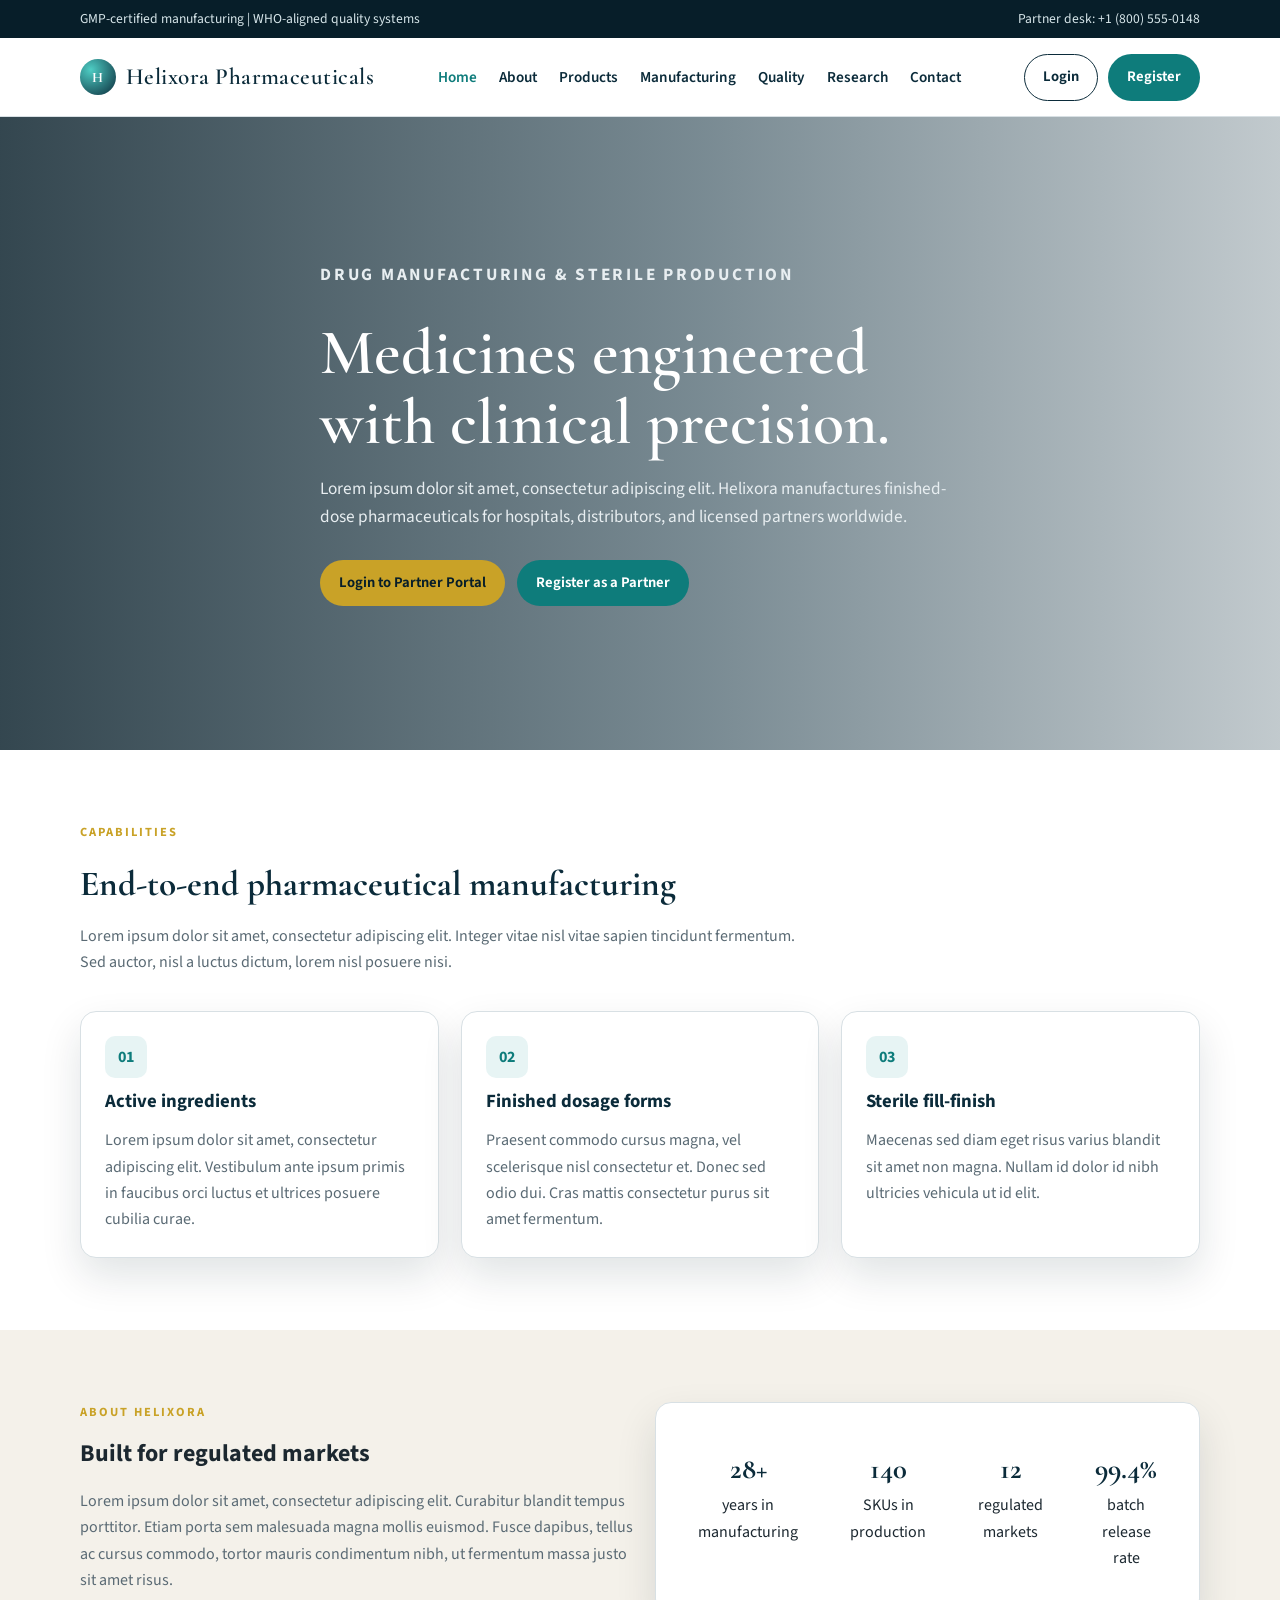
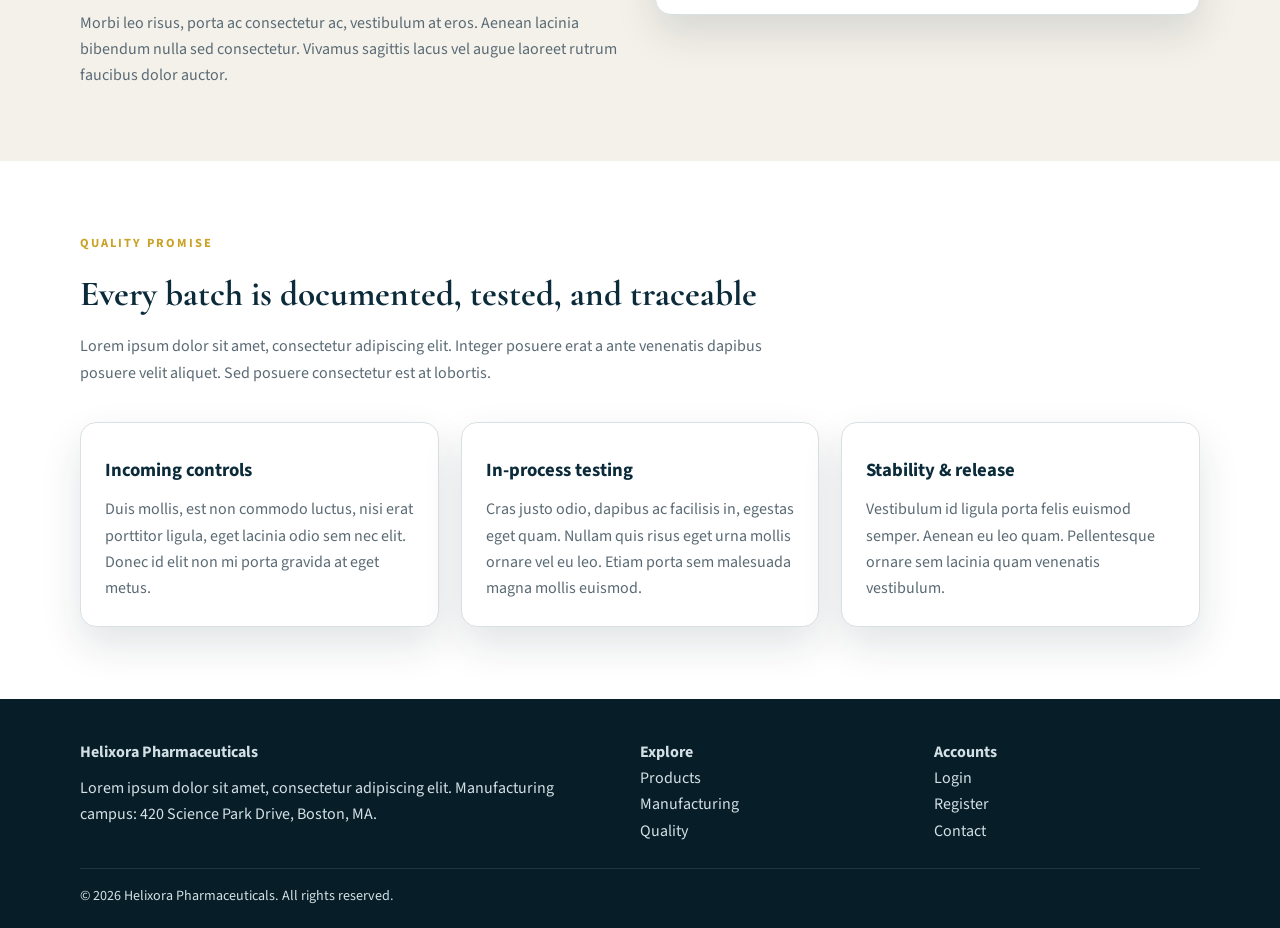
<file: index.html>
<!DOCTYPE html>
<html lang="en">
  <head>
    <meta charset="UTF-8" />
    <meta name="viewport" content="width=device-width, initial-scale=1.0" />
    <title>Helixora Pharmaceuticals | Precision Drug Manufacturing</title>
    <link rel="preconnect" href="https://fonts.googleapis.com" />
    <link rel="preconnect" href="https://fonts.gstatic.com" crossorigin />
    <link
      href="https://fonts.googleapis.com/css2?family=Cormorant+Garamond:wght@500;600;700&family=Source+Sans+3:wght@400;600;700&display=swap"
      rel="stylesheet"
    />
    <link rel="stylesheet" href="css/styles.css" />
    <!-- Google Tag Manager -->
      <script>(function(w,d,s,l,i){w[l]=w[l]||[];w[l].push({'gtm.start':new Date().getTime(),event:'gtm.js'});var f=d.getElementsByTagName(s)[0],j=d.createElement(s),dl=l!='dataLayer'?'&l='+l:'';j.async=true;j.src='https://www.googletagmanager.com/gtm.js?id='+i+dl;f.parentNode.insertBefore(j,f);})(window,document,'script','dataLayer','GTM-KGDNH6SR');</script>
    <!-- End Google Tag Manager -->
  </head>
  <body>
    <!-- Google Tag Manager (noscript) -->
    <noscript><iframe src="https://www.googletagmanager.com/ns.html?id=GTM-KGDNH6SR" height="0" width="0" style="display:none;visibility:hidden"></iframe></noscript>
    <!-- End Google Tag Manager (noscript) -->
    <div class="topbar">
      <div class="container">
        <span>GMP-certified manufacturing | WHO-aligned quality systems</span>
        <span>Partner desk: +1 (800) 555-0148</span>
      </div>
    </div>

    <header class="site-header">
      <div class="container header-inner">
        <a class="brand" href="index.html">
          <span class="brand-mark">H</span>
          Helixora Pharmaceuticals
        </a>
        <button class="menu-toggle" type="button" data-menu-toggle aria-label="Open menu">☰</button>
        <nav class="nav" aria-label="Main">
          <a class="active" href="index.html">Home</a>
          <a href="about.html">About</a>
          <a href="products.html">Products</a>
          <a href="manufacturing.html">Manufacturing</a>
          <a href="quality.html">Quality</a>
          <a href="research.html">Research</a>
          <a href="contact.html">Contact</a>
        </nav>
        <div class="header-actions">
          <a class="btn btn-outline" href="login.html">Login</a>
          <a class="btn btn-primary" href="register.html">Register</a>
        </div>
      </div>
    </header>

    <section class="banner">
      <div class="container banner-inner">
        <p class="eyebrow">Drug manufacturing &amp; sterile production</p>
        <h1>Medicines engineered with clinical precision.</h1>
        <p>
          Lorem ipsum dolor sit amet, consectetur adipiscing elit. Helixora manufactures finished-dose
          pharmaceuticals for hospitals, distributors, and licensed partners worldwide.
        </p>
        <div class="cta-row">
          <a class="btn btn-gold" href="login.html">Login to Partner Portal</a>
          <a class="btn btn-primary" href="register.html">Register as a Partner</a>
        </div>
      </div>
    </section>

    <section>
      <div class="container">
        <div class="section-head">
          <p class="eyebrow">Capabilities</p>
          <h2>End-to-end pharmaceutical manufacturing</h2>
          <p class="muted">
            Lorem ipsum dolor sit amet, consectetur adipiscing elit. Integer vitae nisl vitae sapien
            tincidunt fermentum. Sed auctor, nisl a luctus dictum, lorem nisl posuere nisi.
          </p>
        </div>
        <div class="grid-3">
          <article class="card">
            <div class="icon">01</div>
            <h3>Active ingredients</h3>
            <p class="muted">
              Lorem ipsum dolor sit amet, consectetur adipiscing elit. Vestibulum ante ipsum primis in
              faucibus orci luctus et ultrices posuere cubilia curae.
            </p>
          </article>
          <article class="card">
            <div class="icon">02</div>
            <h3>Finished dosage forms</h3>
            <p class="muted">
              Praesent commodo cursus magna, vel scelerisque nisl consectetur et. Donec sed odio dui.
              Cras mattis consectetur purus sit amet fermentum.
            </p>
          </article>
          <article class="card">
            <div class="icon">03</div>
            <h3>Sterile fill-finish</h3>
            <p class="muted">
              Maecenas sed diam eget risus varius blandit sit amet non magna. Nullam id dolor id nibh
              ultricies vehicula ut id elit.
            </p>
          </article>
        </div>
      </div>
    </section>

    <section class="alt">
      <div class="container grid-2">
        <div>
          <p class="eyebrow">About Helixora</p>
          <h2>Built for regulated markets</h2>
          <p class="muted" style="margin: 14px 0 16px">
            Lorem ipsum dolor sit amet, consectetur adipiscing elit. Curabitur blandit tempus porttitor.
            Etiam porta sem malesuada magna mollis euismod. Fusce dapibus, tellus ac cursus commodo,
            tortor mauris condimentum nibh, ut fermentum massa justo sit amet risus.
          </p>
          <p class="muted">
            Morbi leo risus, porta ac consectetur ac, vestibulum at eros. Aenean lacinia bibendum nulla
            sed consectetur. Vivamus sagittis lacus vel augue laoreet rutrum faucibus dolor auctor.
          </p>
        </div>
        <div class="stats card">
          <div class="stat"><strong>28+</strong> years in manufacturing</div>
          <div class="stat"><strong>140</strong> SKUs in production</div>
          <div class="stat"><strong>12</strong> regulated markets</div>
          <div class="stat"><strong>99.4%</strong> batch release rate</div>
        </div>
      </div>
    </section>

    <section>
      <div class="container">
        <div class="section-head">
          <p class="eyebrow">Quality promise</p>
          <h2>Every batch is documented, tested, and traceable</h2>
          <p class="muted">
            Lorem ipsum dolor sit amet, consectetur adipiscing elit. Integer posuere erat a ante
            venenatis dapibus posuere velit aliquet. Sed posuere consectetur est at lobortis.
          </p>
        </div>
        <div class="grid-3">
          <article class="card">
            <h3>Incoming controls</h3>
            <p class="muted">
              Duis mollis, est non commodo luctus, nisi erat porttitor ligula, eget lacinia odio sem nec
              elit. Donec id elit non mi porta gravida at eget metus.
            </p>
          </article>
          <article class="card">
            <h3>In-process testing</h3>
            <p class="muted">
              Cras justo odio, dapibus ac facilisis in, egestas eget quam. Nullam quis risus eget urna
              mollis ornare vel eu leo. Etiam porta sem malesuada magna mollis euismod.
            </p>
          </article>
          <article class="card">
            <h3>Stability &amp; release</h3>
            <p class="muted">
              Vestibulum id ligula porta felis euismod semper. Aenean eu leo quam. Pellentesque ornare
              sem lacinia quam venenatis vestibulum.
            </p>
          </article>
        </div>
      </div>
    </section>

    <footer class="site-footer">
      <div class="container">
        <div class="footer-grid">
          <div>
            <strong>Helixora Pharmaceuticals</strong>
            <p style="margin-top: 10px">
              Lorem ipsum dolor sit amet, consectetur adipiscing elit. Manufacturing campus: 420
              Science Park Drive, Boston, MA.
            </p>
          </div>
          <div>
            <strong>Explore</strong>
            <p><a href="products.html">Products</a></p>
            <p><a href="manufacturing.html">Manufacturing</a></p>
            <p><a href="quality.html">Quality</a></p>
          </div>
          <div>
            <strong>Accounts</strong>
            <p><a href="login.html">Login</a></p>
            <p><a href="register.html">Register</a></p>
            <p><a href="contact.html">Contact</a></p>
          </div>
        </div>
        <p class="copyright">© 2026 Helixora Pharmaceuticals. All rights reserved.</p>
      </div>
    </footer>
    <script src="js/main.js"></script>
  </body>
</html>
</file>
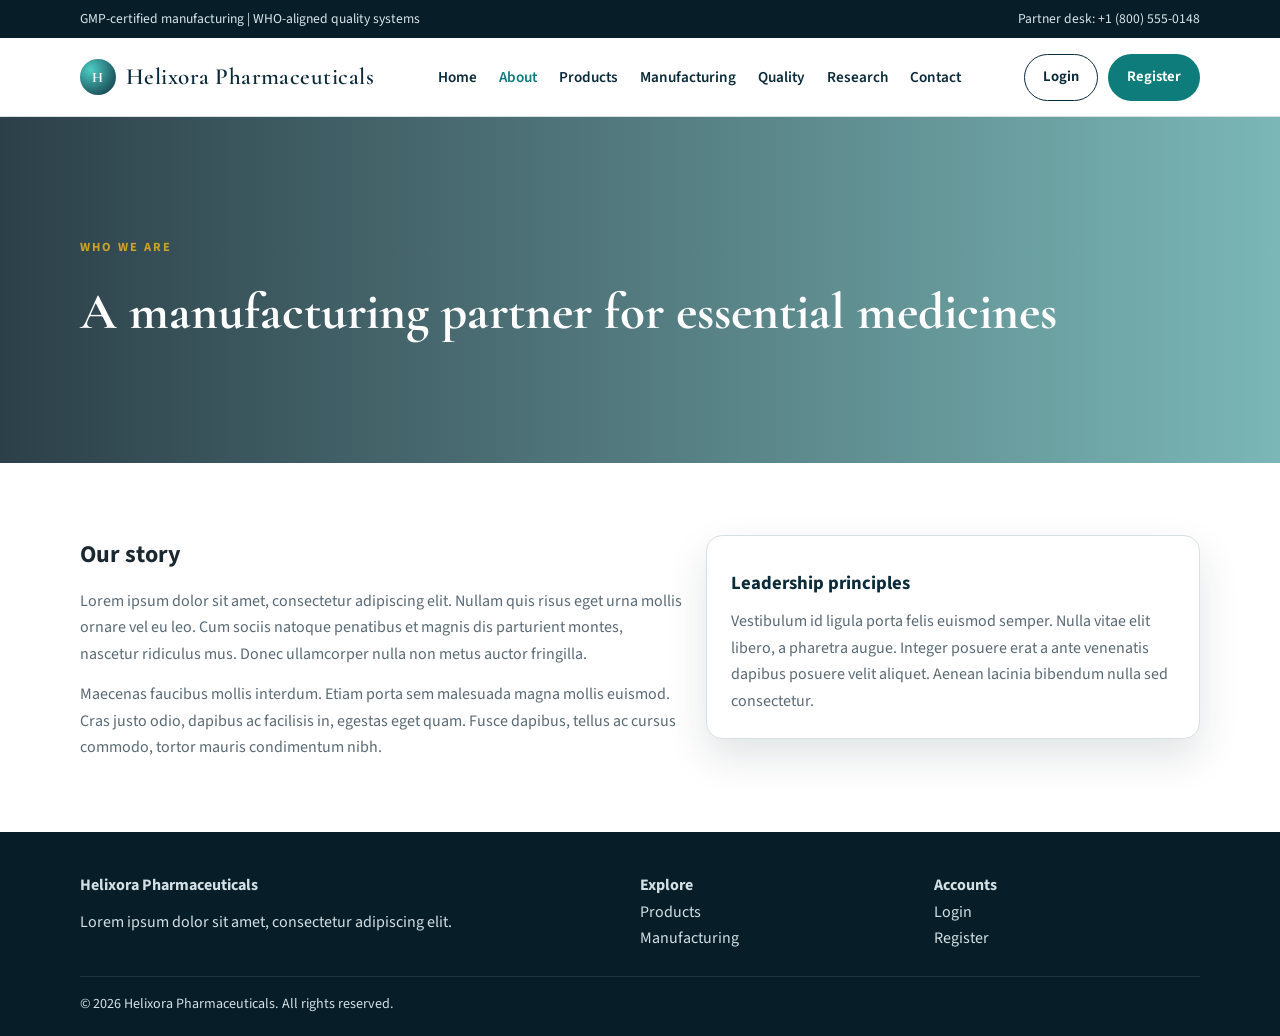
<file: about.html>
<!DOCTYPE html>
<html lang="en">
  <head>
    <meta charset="UTF-8" />
    <meta name="viewport" content="width=device-width, initial-scale=1.0" />
    <title>About | Helixora Pharmaceuticals</title>
    <link rel="preconnect" href="https://fonts.googleapis.com" />
    <link rel="preconnect" href="https://fonts.gstatic.com" crossorigin />
    <link
      href="https://fonts.googleapis.com/css2?family=Cormorant+Garamond:wght@500;600;700&family=Source+Sans+3:wght@400;600;700&display=swap"
      rel="stylesheet"
    />
    <link rel="stylesheet" href="css/styles.css" />
    <!-- Google Tag Manager -->
      <script>(function(w,d,s,l,i){w[l]=w[l]||[];w[l].push({'gtm.start':new Date().getTime(),event:'gtm.js'});var f=d.getElementsByTagName(s)[0],j=d.createElement(s),dl=l!='dataLayer'?'&l='+l:'';j.async=true;j.src='https://www.googletagmanager.com/gtm.js?id='+i+dl;f.parentNode.insertBefore(j,f);})(window,document,'script','dataLayer','GTM-KGDNH6SR');</script>
    <!-- End Google Tag Manager -->
  </head>
  <body>
    <!-- Google Tag Manager (noscript) -->
    <noscript><iframe src="https://www.googletagmanager.com/ns.html?id=GTM-KGDNH6SR" height="0" width="0" style="display:none;visibility:hidden"></iframe></noscript>
    <!-- End Google Tag Manager (noscript) -->
    <div class="topbar">
      <div class="container">
        <span>GMP-certified manufacturing | WHO-aligned quality systems</span>
        <span>Partner desk: +1 (800) 555-0148</span>
      </div>
    </div>
    <header class="site-header">
      <div class="container header-inner">
        <a class="brand" href="index.html"><span class="brand-mark">H</span> Helixora Pharmaceuticals</a>
        <button class="menu-toggle" type="button" data-menu-toggle aria-label="Open menu">☰</button>
        <nav class="nav" aria-label="Main">
          <a href="index.html">Home</a>
          <a class="active" href="about.html">About</a>
          <a href="products.html">Products</a>
          <a href="manufacturing.html">Manufacturing</a>
          <a href="quality.html">Quality</a>
          <a href="research.html">Research</a>
          <a href="contact.html">Contact</a>
        </nav>
        <div class="header-actions">
          <a class="btn btn-outline" href="login.html">Login</a>
          <a class="btn btn-primary" href="register.html">Register</a>
        </div>
      </div>
    </header>
    <section class="page-banner">
      <div class="container">
        <p class="eyebrow">Who we are</p>
        <h1>A manufacturing partner for essential medicines</h1>
      </div>
    </section>
    <section>
      <div class="container grid-2">
        <div>
          <h2>Our story</h2>
          <p class="muted" style="margin: 14px 0">
            Lorem ipsum dolor sit amet, consectetur adipiscing elit. Nullam quis risus eget urna mollis
            ornare vel eu leo. Cum sociis natoque penatibus et magnis dis parturient montes, nascetur
            ridiculus mus. Donec ullamcorper nulla non metus auctor fringilla.
          </p>
          <p class="muted">
            Maecenas faucibus mollis interdum. Etiam porta sem malesuada magna mollis euismod. Cras
            justo odio, dapibus ac facilisis in, egestas eget quam. Fusce dapibus, tellus ac cursus
            commodo, tortor mauris condimentum nibh.
          </p>
        </div>
        <article class="card">
          <h3>Leadership principles</h3>
          <p class="muted">
            Vestibulum id ligula porta felis euismod semper. Nulla vitae elit libero, a pharetra augue.
            Integer posuere erat a ante venenatis dapibus posuere velit aliquet. Aenean lacinia bibendum
            nulla sed consectetur.
          </p>
        </article>
      </div>
    </section>
    <footer class="site-footer">
      <div class="container">
        <div class="footer-grid">
          <div>
            <strong>Helixora Pharmaceuticals</strong>
            <p style="margin-top: 10px">Lorem ipsum dolor sit amet, consectetur adipiscing elit.</p>
          </div>
          <div>
            <strong>Explore</strong>
            <p><a href="products.html">Products</a></p>
            <p><a href="manufacturing.html">Manufacturing</a></p>
          </div>
          <div>
            <strong>Accounts</strong>
            <p><a href="login.html">Login</a></p>
            <p><a href="register.html">Register</a></p>
          </div>
        </div>
        <p class="copyright">© 2026 Helixora Pharmaceuticals. All rights reserved.</p>
      </div>
    </footer>
    <script src="js/main.js"></script>
  </body>
</html>
</file>
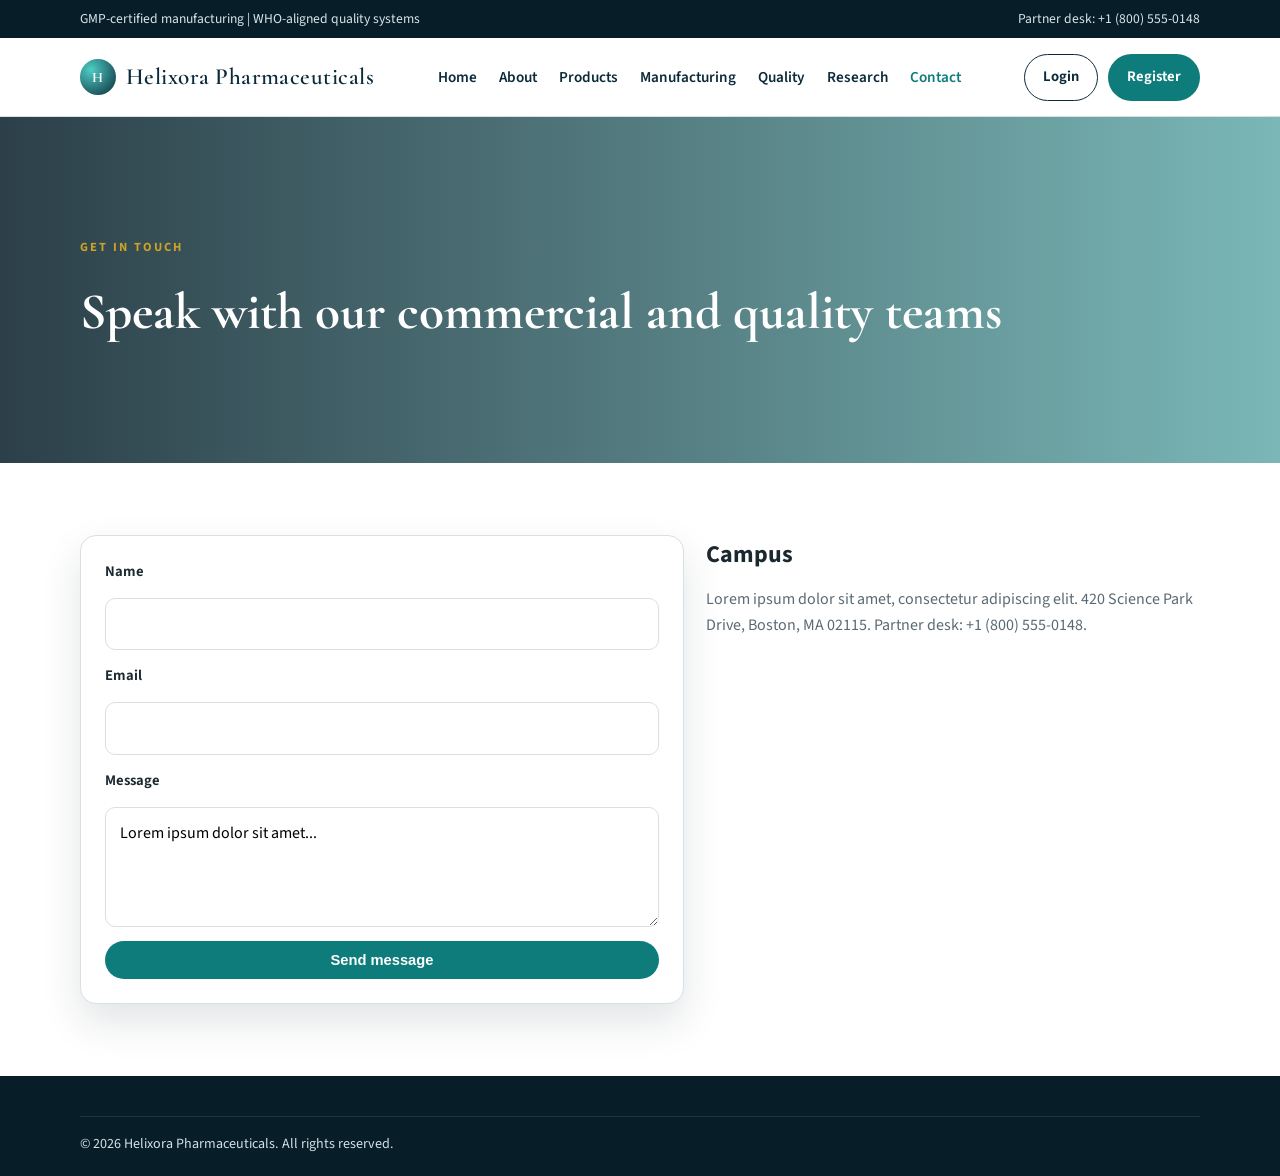
<file: contact.html>
<!DOCTYPE html>
<html lang="en">
  <head>
    <meta charset="UTF-8" />
    <meta name="viewport" content="width=device-width, initial-scale=1.0" />
    <title>Contact | Helixora Pharmaceuticals</title>
    <link rel="preconnect" href="https://fonts.googleapis.com" />
    <link rel="preconnect" href="https://fonts.gstatic.com" crossorigin />
    <link
      href="https://fonts.googleapis.com/css2?family=Cormorant+Garamond:wght@500;600;700&family=Source+Sans+3:wght@400;600;700&display=swap"
      rel="stylesheet"
    />
    <link rel="stylesheet" href="css/styles.css" />
    <!-- Google Tag Manager -->
      <script>(function(w,d,s,l,i){w[l]=w[l]||[];w[l].push({'gtm.start':new Date().getTime(),event:'gtm.js'});var f=d.getElementsByTagName(s)[0],j=d.createElement(s),dl=l!='dataLayer'?'&l='+l:'';j.async=true;j.src='https://www.googletagmanager.com/gtm.js?id='+i+dl;f.parentNode.insertBefore(j,f);})(window,document,'script','dataLayer','GTM-KGDNH6SR');</script>
    <!-- End Google Tag Manager -->
  </head>
  <body>
    <!-- Google Tag Manager (noscript) -->
    <noscript><iframe src="https://www.googletagmanager.com/ns.html?id=GTM-KGDNH6SR" height="0" width="0" style="display:none;visibility:hidden"></iframe></noscript>
    <!-- End Google Tag Manager (noscript) -->
    <div class="topbar">
      <div class="container">
        <span>GMP-certified manufacturing | WHO-aligned quality systems</span>
        <span>Partner desk: +1 (800) 555-0148</span>
      </div>
    </div>
    <header class="site-header">
      <div class="container header-inner">
        <a class="brand" href="index.html"><span class="brand-mark">H</span> Helixora Pharmaceuticals</a>
        <button class="menu-toggle" type="button" data-menu-toggle aria-label="Open menu">☰</button>
        <nav class="nav" aria-label="Main">
          <a href="index.html">Home</a>
          <a href="about.html">About</a>
          <a href="products.html">Products</a>
          <a href="manufacturing.html">Manufacturing</a>
          <a href="quality.html">Quality</a>
          <a href="research.html">Research</a>
          <a class="active" href="contact.html">Contact</a>
        </nav>
        <div class="header-actions">
          <a class="btn btn-outline" href="login.html">Login</a>
          <a class="btn btn-primary" href="register.html">Register</a>
        </div>
      </div>
    </header>
    <section class="page-banner">
      <div class="container">
        <p class="eyebrow">Get in touch</p>
        <h1>Speak with our commercial and quality teams</h1>
      </div>
    </section>
    <section>
      <div class="container grid-2">
        <form class="card" action="#" method="get">
          <label for="name">Name</label>
          <input id="name" name="name" type="text" required />
          <label for="email">Email</label>
          <input id="email" name="email" type="email" required />
          <label for="message">Message</label>
          <textarea id="message" name="message" required>Lorem ipsum dolor sit amet...</textarea>
          <button class="btn btn-primary" type="submit">Send message</button>
        </form>
        <div>
          <h2>Campus</h2>
          <p class="muted" style="margin-top: 12px">
            Lorem ipsum dolor sit amet, consectetur adipiscing elit. 420 Science Park Drive, Boston, MA
            02115. Partner desk: +1 (800) 555-0148.
          </p>
        </div>
      </div>
    </section>
    <footer class="site-footer">
      <div class="container">
        <p class="copyright">© 2026 Helixora Pharmaceuticals. All rights reserved.</p>
      </div>
    </footer>
    <script src="js/main.js"></script>
  </body>
</html>
</file>
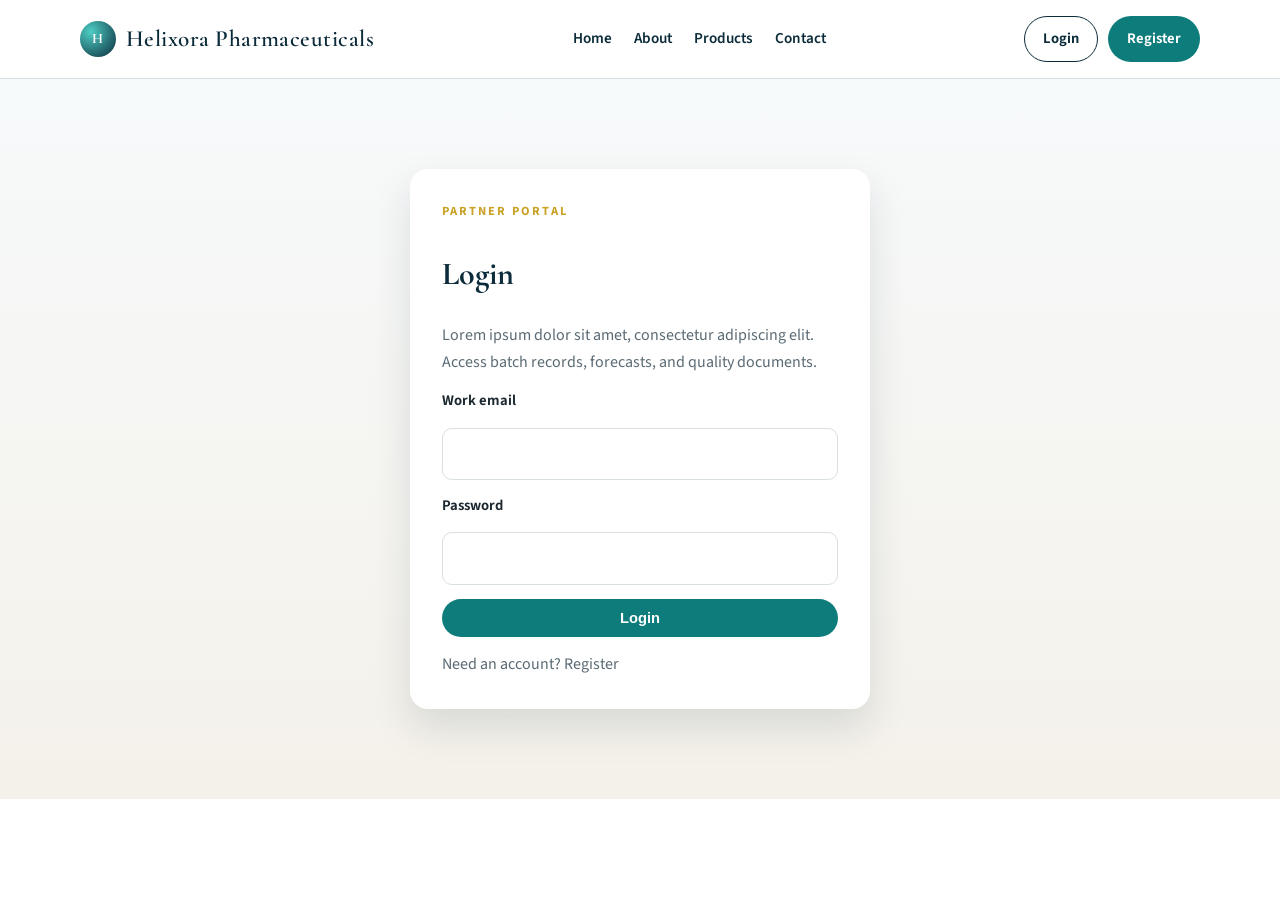
<file: login.html>
<!DOCTYPE html>
<html lang="en">
  <head>
    <meta charset="UTF-8" />
    <meta name="viewport" content="width=device-width, initial-scale=1.0" />
    <title>Login | Helixora Pharmaceuticals</title>
    <link rel="preconnect" href="https://fonts.googleapis.com" />
    <link rel="preconnect" href="https://fonts.gstatic.com" crossorigin />
    <link
      href="https://fonts.googleapis.com/css2?family=Cormorant+Garamond:wght@500;600;700&family=Source+Sans+3:wght@400;600;700&display=swap"
      rel="stylesheet"
    />
    <link rel="stylesheet" href="css/styles.css" />
    <!-- Google Tag Manager -->
      <script>(function(w,d,s,l,i){w[l]=w[l]||[];w[l].push({'gtm.start':new Date().getTime(),event:'gtm.js'});var f=d.getElementsByTagName(s)[0],j=d.createElement(s),dl=l!='dataLayer'?'&l='+l:'';j.async=true;j.src='https://www.googletagmanager.com/gtm.js?id='+i+dl;f.parentNode.insertBefore(j,f);})(window,document,'script','dataLayer','GTM-KGDNH6SR');</script>
    <!-- End Google Tag Manager -->
  </head>
  <body>
    <!-- Google Tag Manager (noscript) -->
    <noscript><iframe src="https://www.googletagmanager.com/ns.html?id=GTM-KGDNH6SR" height="0" width="0" style="display:none;visibility:hidden"></iframe></noscript>
    <!-- End Google Tag Manager (noscript) -->
    <header class="site-header">
      <div class="container header-inner">
        <a class="brand" href="index.html"><span class="brand-mark">H</span> Helixora Pharmaceuticals</a>
        <nav class="nav" aria-label="Main">
          <a href="index.html">Home</a>
          <a href="about.html">About</a>
          <a href="products.html">Products</a>
          <a href="contact.html">Contact</a>
        </nav>
        <div class="header-actions">
          <a class="btn btn-outline" href="login.html">Login</a>
          <a class="btn btn-primary" href="register.html">Register</a>
        </div>
      </div>
    </header>
    <div class="auth-wrap">
      <form class="auth-card" action="index.html" method="get">
        <p class="eyebrow">Partner portal</p>
        <h1>Login</h1>
        <p class="muted">Lorem ipsum dolor sit amet, consectetur adipiscing elit. Access batch records, forecasts, and quality documents.</p>
        <label for="email">Work email</label>
        <input id="email" name="email" type="email" required />
        <label for="password">Password</label>
        <input id="password" name="password" type="password" required />
        <button class="btn btn-primary" type="submit">Login</button>
        <p class="muted">Need an account? <a href="register.html">Register</a></p>
      </form>
    </div>
  </body>
</html>
</file>
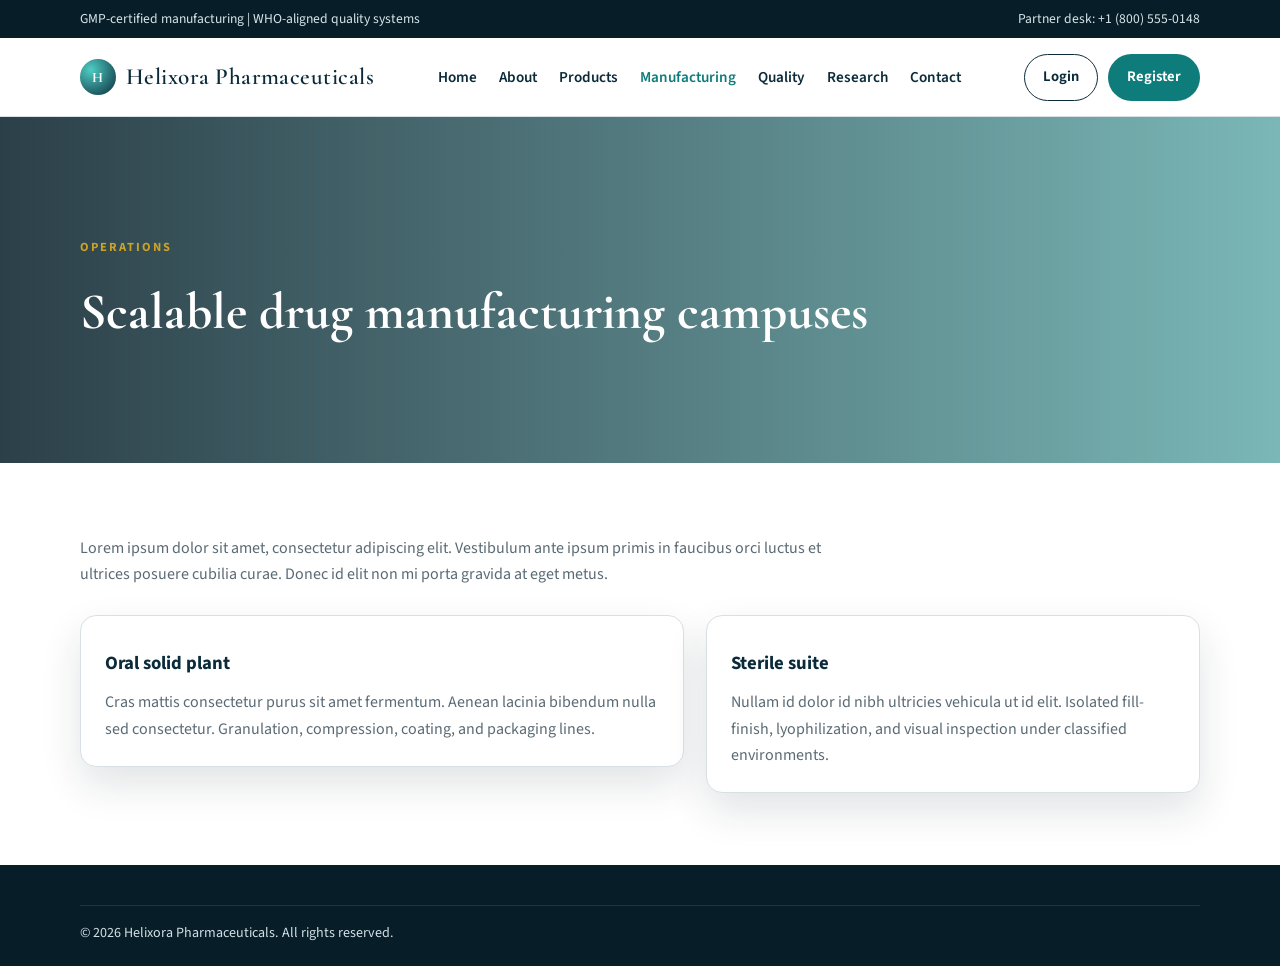
<file: manufacturing.html>
<!DOCTYPE html>
<html lang="en">
  <head>
    <meta charset="UTF-8" />
    <meta name="viewport" content="width=device-width, initial-scale=1.0" />
    <title>Manufacturing | Helixora Pharmaceuticals</title>
    <link rel="preconnect" href="https://fonts.googleapis.com" />
    <link rel="preconnect" href="https://fonts.gstatic.com" crossorigin />
    <link
      href="https://fonts.googleapis.com/css2?family=Cormorant+Garamond:wght@500;600;700&family=Source+Sans+3:wght@400;600;700&display=swap"
      rel="stylesheet"
    />
    <link rel="stylesheet" href="css/styles.css" />
    <!-- Google Tag Manager -->
      <script>(function(w,d,s,l,i){w[l]=w[l]||[];w[l].push({'gtm.start':new Date().getTime(),event:'gtm.js'});var f=d.getElementsByTagName(s)[0],j=d.createElement(s),dl=l!='dataLayer'?'&l='+l:'';j.async=true;j.src='https://www.googletagmanager.com/gtm.js?id='+i+dl;f.parentNode.insertBefore(j,f);})(window,document,'script','dataLayer','GTM-KGDNH6SR');</script>
    <!-- End Google Tag Manager -->
  </head>
  <body>
    <!-- Google Tag Manager (noscript) -->
    <noscript><iframe src="https://www.googletagmanager.com/ns.html?id=GTM-KGDNH6SR" height="0" width="0" style="display:none;visibility:hidden"></iframe></noscript>
    <!-- End Google Tag Manager (noscript) -->
    <div class="topbar">
      <div class="container">
        <span>GMP-certified manufacturing | WHO-aligned quality systems</span>
        <span>Partner desk: +1 (800) 555-0148</span>
      </div>
    </div>
    <header class="site-header">
      <div class="container header-inner">
        <a class="brand" href="index.html"><span class="brand-mark">H</span> Helixora Pharmaceuticals</a>
        <button class="menu-toggle" type="button" data-menu-toggle aria-label="Open menu">☰</button>
        <nav class="nav" aria-label="Main">
          <a href="index.html">Home</a>
          <a href="about.html">About</a>
          <a href="products.html">Products</a>
          <a class="active" href="manufacturing.html">Manufacturing</a>
          <a href="quality.html">Quality</a>
          <a href="research.html">Research</a>
          <a href="contact.html">Contact</a>
        </nav>
        <div class="header-actions">
          <a class="btn btn-outline" href="login.html">Login</a>
          <a class="btn btn-primary" href="register.html">Register</a>
        </div>
      </div>
    </header>
    <section class="page-banner">
      <div class="container">
        <p class="eyebrow">Operations</p>
        <h1>Scalable drug manufacturing campuses</h1>
      </div>
    </section>
    <section>
      <div class="container">
        <p class="muted" style="max-width: 760px; margin-bottom: 28px">
          Lorem ipsum dolor sit amet, consectetur adipiscing elit. Vestibulum ante ipsum primis in
          faucibus orci luctus et ultrices posuere cubilia curae. Donec id elit non mi porta gravida at
          eget metus.
        </p>
        <div class="grid-2">
          <article class="card">
            <h3>Oral solid plant</h3>
            <p class="muted">Cras mattis consectetur purus sit amet fermentum. Aenean lacinia bibendum nulla sed consectetur. Granulation, compression, coating, and packaging lines.</p>
          </article>
          <article class="card">
            <h3>Sterile suite</h3>
            <p class="muted">Nullam id dolor id nibh ultricies vehicula ut id elit. Isolated fill-finish, lyophilization, and visual inspection under classified environments.</p>
          </article>
        </div>
      </div>
    </section>
    <footer class="site-footer">
      <div class="container">
        <p class="copyright">© 2026 Helixora Pharmaceuticals. All rights reserved.</p>
      </div>
    </footer>
    <script src="js/main.js"></script>
  </body>
</html>
</file>
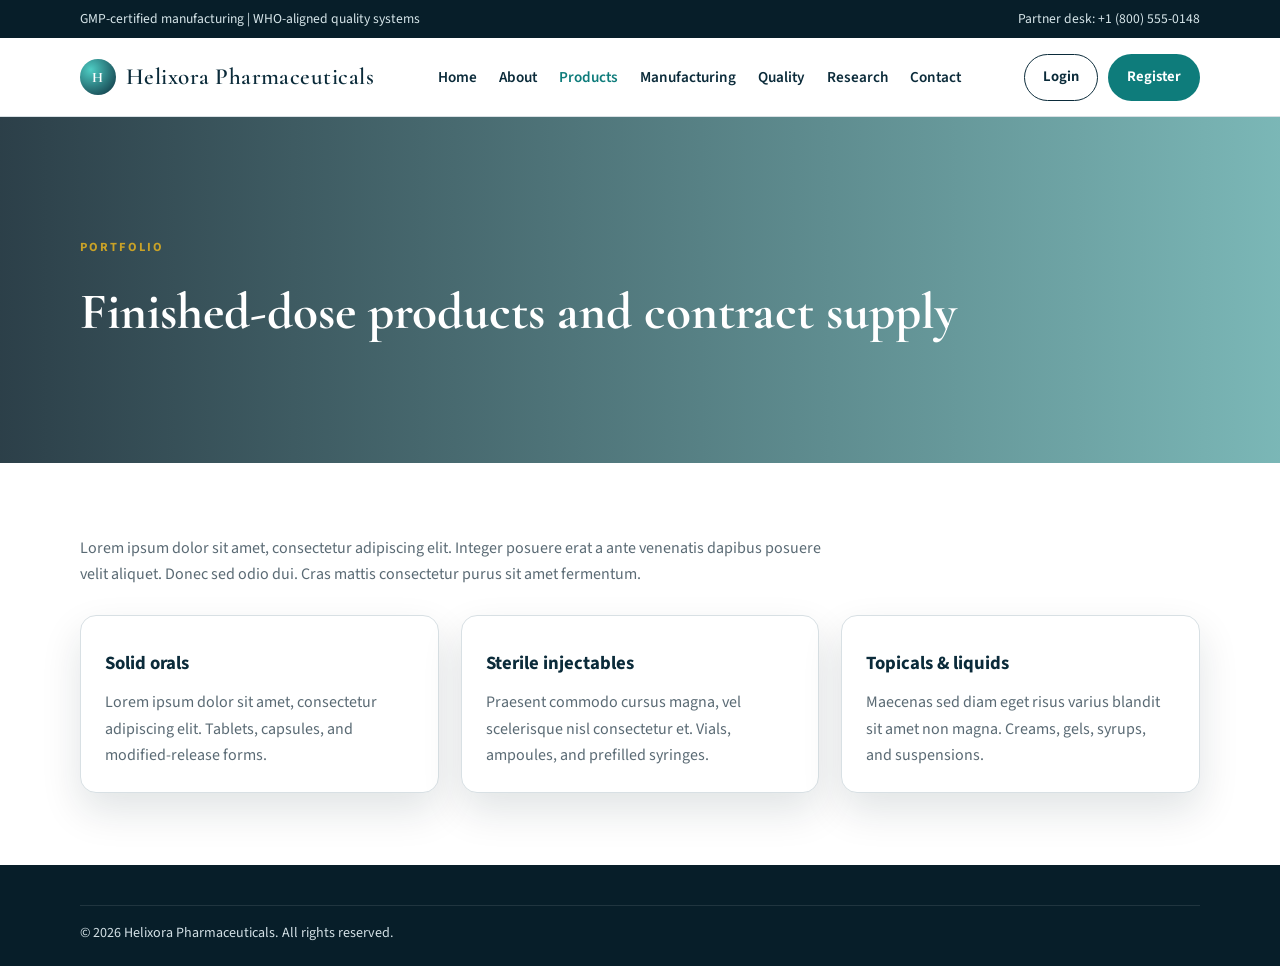
<file: products.html>
<!DOCTYPE html>
<html lang="en">
  <head>
    <meta charset="UTF-8" />
    <meta name="viewport" content="width=device-width, initial-scale=1.0" />
    <title>Products | Helixora Pharmaceuticals</title>
    <link rel="preconnect" href="https://fonts.googleapis.com" />
    <link rel="preconnect" href="https://fonts.gstatic.com" crossorigin />
    <link
      href="https://fonts.googleapis.com/css2?family=Cormorant+Garamond:wght@500;600;700&family=Source+Sans+3:wght@400;600;700&display=swap"
      rel="stylesheet"
    />
    <link rel="stylesheet" href="css/styles.css" />
    <!-- Google Tag Manager -->
      <script>(function(w,d,s,l,i){w[l]=w[l]||[];w[l].push({'gtm.start':new Date().getTime(),event:'gtm.js'});var f=d.getElementsByTagName(s)[0],j=d.createElement(s),dl=l!='dataLayer'?'&l='+l:'';j.async=true;j.src='https://www.googletagmanager.com/gtm.js?id='+i+dl;f.parentNode.insertBefore(j,f);})(window,document,'script','dataLayer','GTM-KGDNH6SR');</script>
    <!-- End Google Tag Manager -->
  </head>
  <body>
    <!-- Google Tag Manager (noscript) -->
    <noscript><iframe src="https://www.googletagmanager.com/ns.html?id=GTM-KGDNH6SR" height="0" width="0" style="display:none;visibility:hidden"></iframe></noscript>
    <!-- End Google Tag Manager (noscript) -->
    <div class="topbar">
      <div class="container">
        <span>GMP-certified manufacturing | WHO-aligned quality systems</span>
        <span>Partner desk: +1 (800) 555-0148</span>
      </div>
    </div>
    <header class="site-header">
      <div class="container header-inner">
        <a class="brand" href="index.html"><span class="brand-mark">H</span> Helixora Pharmaceuticals</a>
        <button class="menu-toggle" type="button" data-menu-toggle aria-label="Open menu">☰</button>
        <nav class="nav" aria-label="Main">
          <a href="index.html">Home</a>
          <a href="about.html">About</a>
          <a class="active" href="products.html">Products</a>
          <a href="manufacturing.html">Manufacturing</a>
          <a href="quality.html">Quality</a>
          <a href="research.html">Research</a>
          <a href="contact.html">Contact</a>
        </nav>
        <div class="header-actions">
          <a class="btn btn-outline" href="login.html">Login</a>
          <a class="btn btn-primary" href="register.html">Register</a>
        </div>
      </div>
    </header>
    <section class="page-banner">
      <div class="container">
        <p class="eyebrow">Portfolio</p>
        <h1>Finished-dose products and contract supply</h1>
      </div>
    </section>
    <section>
      <div class="container">
        <p class="muted" style="max-width: 760px; margin-bottom: 28px">
          Lorem ipsum dolor sit amet, consectetur adipiscing elit. Integer posuere erat a ante venenatis
          dapibus posuere velit aliquet. Donec sed odio dui. Cras mattis consectetur purus sit amet
          fermentum.
        </p>
        <div class="grid-3">
          <article class="card">
            <h3>Solid orals</h3>
            <p class="muted">Lorem ipsum dolor sit amet, consectetur adipiscing elit. Tablets, capsules, and modified-release forms.</p>
          </article>
          <article class="card">
            <h3>Sterile injectables</h3>
            <p class="muted">Praesent commodo cursus magna, vel scelerisque nisl consectetur et. Vials, ampoules, and prefilled syringes.</p>
          </article>
          <article class="card">
            <h3>Topicals &amp; liquids</h3>
            <p class="muted">Maecenas sed diam eget risus varius blandit sit amet non magna. Creams, gels, syrups, and suspensions.</p>
          </article>
        </div>
      </div>
    </section>
    <footer class="site-footer">
      <div class="container">
        <p class="copyright">© 2026 Helixora Pharmaceuticals. All rights reserved.</p>
      </div>
    </footer>
    <script src="js/main.js"></script>
  </body>
</html>
</file>
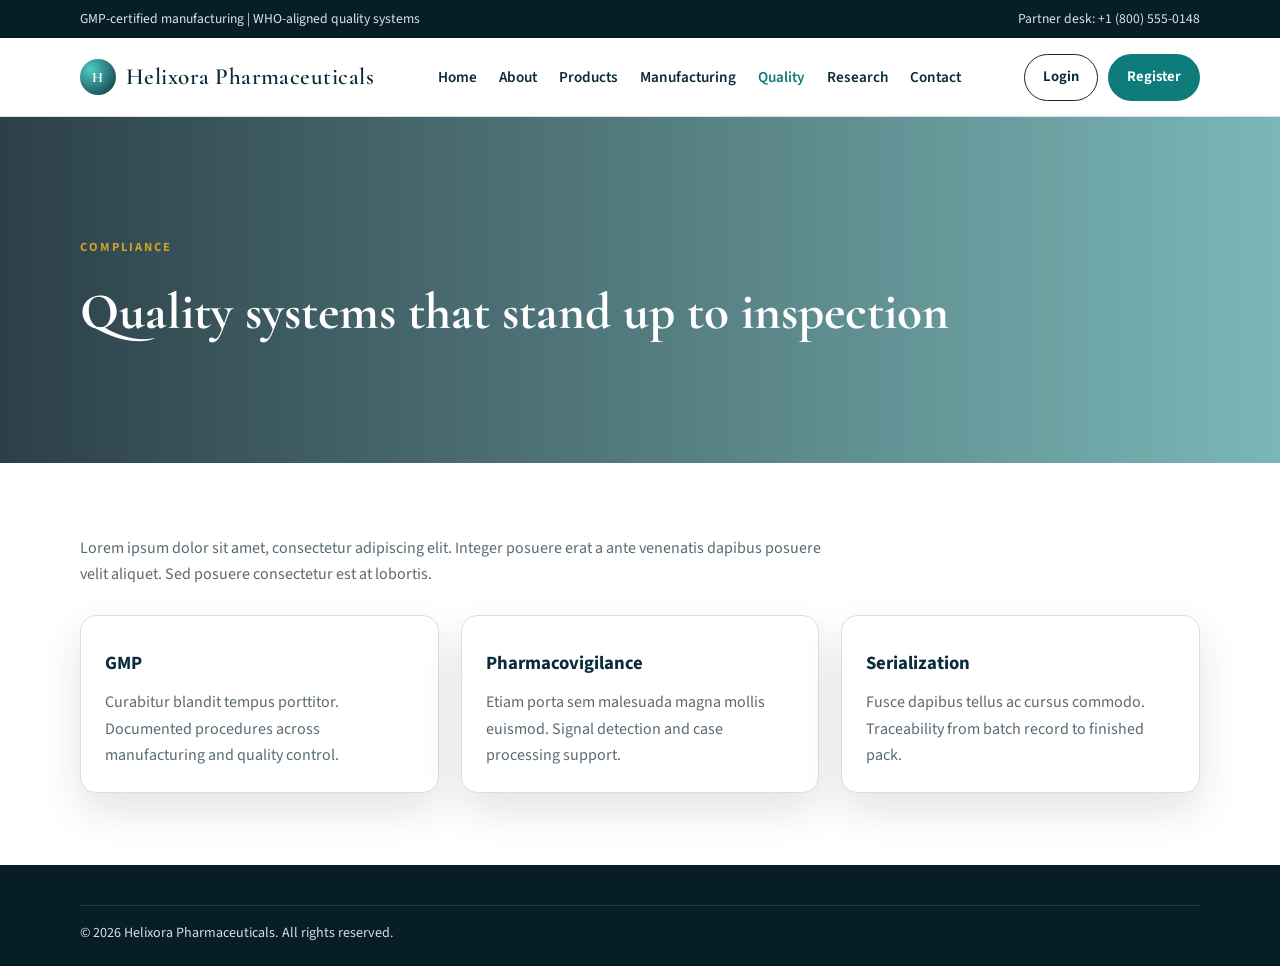
<file: quality.html>
<!DOCTYPE html>
<html lang="en">
  <head>
    <meta charset="UTF-8" />
    <meta name="viewport" content="width=device-width, initial-scale=1.0" />
    <title>Quality | Helixora Pharmaceuticals</title>
    <link rel="preconnect" href="https://fonts.googleapis.com" />
    <link rel="preconnect" href="https://fonts.gstatic.com" crossorigin />
    <link
      href="https://fonts.googleapis.com/css2?family=Cormorant+Garamond:wght@500;600;700&family=Source+Sans+3:wght@400;600;700&display=swap"
      rel="stylesheet"
    />
    <link rel="stylesheet" href="css/styles.css" />
    <!-- Google Tag Manager -->
      <script>(function(w,d,s,l,i){w[l]=w[l]||[];w[l].push({'gtm.start':new Date().getTime(),event:'gtm.js'});var f=d.getElementsByTagName(s)[0],j=d.createElement(s),dl=l!='dataLayer'?'&l='+l:'';j.async=true;j.src='https://www.googletagmanager.com/gtm.js?id='+i+dl;f.parentNode.insertBefore(j,f);})(window,document,'script','dataLayer','GTM-KGDNH6SR');</script>
    <!-- End Google Tag Manager -->
  </head>
  <body>
    <!-- Google Tag Manager (noscript) -->
    <noscript><iframe src="https://www.googletagmanager.com/ns.html?id=GTM-KGDNH6SR" height="0" width="0" style="display:none;visibility:hidden"></iframe></noscript>
    <!-- End Google Tag Manager (noscript) -->
    <div class="topbar">
      <div class="container">
        <span>GMP-certified manufacturing | WHO-aligned quality systems</span>
        <span>Partner desk: +1 (800) 555-0148</span>
      </div>
    </div>
    <header class="site-header">
      <div class="container header-inner">
        <a class="brand" href="index.html"><span class="brand-mark">H</span> Helixora Pharmaceuticals</a>
        <button class="menu-toggle" type="button" data-menu-toggle aria-label="Open menu">☰</button>
        <nav class="nav" aria-label="Main">
          <a href="index.html">Home</a>
          <a href="about.html">About</a>
          <a href="products.html">Products</a>
          <a href="manufacturing.html">Manufacturing</a>
          <a class="active" href="quality.html">Quality</a>
          <a href="research.html">Research</a>
          <a href="contact.html">Contact</a>
        </nav>
        <div class="header-actions">
          <a class="btn btn-outline" href="login.html">Login</a>
          <a class="btn btn-primary" href="register.html">Register</a>
        </div>
      </div>
    </header>
    <section class="page-banner">
      <div class="container">
        <p class="eyebrow">Compliance</p>
        <h1>Quality systems that stand up to inspection</h1>
      </div>
    </section>
    <section>
      <div class="container">
        <p class="muted" style="max-width: 760px; margin-bottom: 28px">
          Lorem ipsum dolor sit amet, consectetur adipiscing elit. Integer posuere erat a ante venenatis
          dapibus posuere velit aliquet. Sed posuere consectetur est at lobortis.
        </p>
        <div class="grid-3">
          <article class="card"><h3>GMP</h3><p class="muted">Curabitur blandit tempus porttitor. Documented procedures across manufacturing and quality control.</p></article>
          <article class="card"><h3>Pharmacovigilance</h3><p class="muted">Etiam porta sem malesuada magna mollis euismod. Signal detection and case processing support.</p></article>
          <article class="card"><h3>Serialization</h3><p class="muted">Fusce dapibus tellus ac cursus commodo. Traceability from batch record to finished pack.</p></article>
        </div>
      </div>
    </section>
    <footer class="site-footer">
      <div class="container">
        <p class="copyright">© 2026 Helixora Pharmaceuticals. All rights reserved.</p>
      </div>
    </footer>
    <script src="js/main.js"></script>
  </body>
</html>
</file>
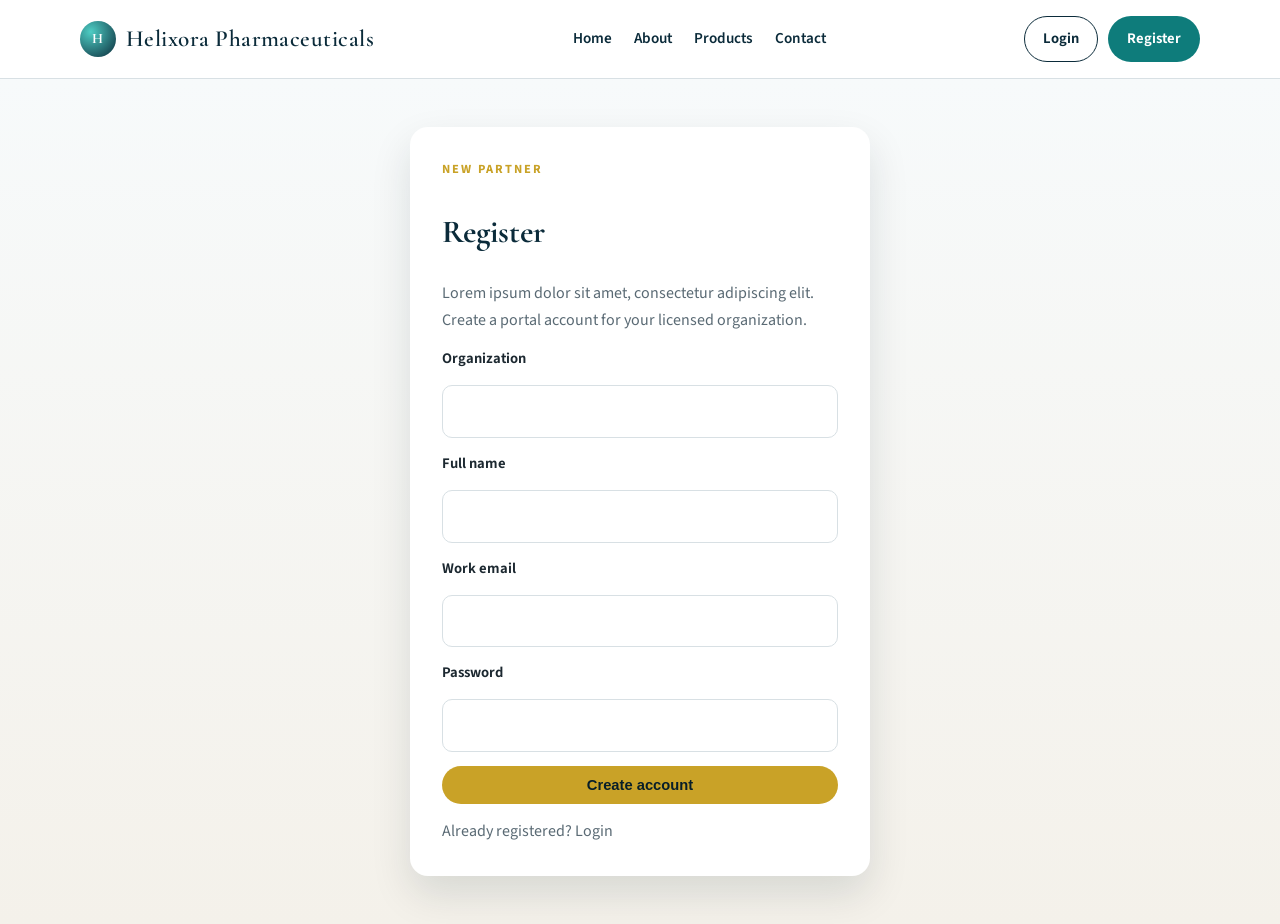
<file: register.html>
<!DOCTYPE html>
<html lang="en">
  <head>
    <meta charset="UTF-8" />
    <meta name="viewport" content="width=device-width, initial-scale=1.0" />
    <title>Register | Helixora Pharmaceuticals</title>
    <link rel="preconnect" href="https://fonts.googleapis.com" />
    <link rel="preconnect" href="https://fonts.gstatic.com" crossorigin />
    <link
      href="https://fonts.googleapis.com/css2?family=Cormorant+Garamond:wght@500;600;700&family=Source+Sans+3:wght@400;600;700&display=swap"
      rel="stylesheet"
    />
    <link rel="stylesheet" href="css/styles.css" />
    <!-- Google Tag Manager -->
      <script>(function(w,d,s,l,i){w[l]=w[l]||[];w[l].push({'gtm.start':new Date().getTime(),event:'gtm.js'});var f=d.getElementsByTagName(s)[0],j=d.createElement(s),dl=l!='dataLayer'?'&l='+l:'';j.async=true;j.src='https://www.googletagmanager.com/gtm.js?id='+i+dl;f.parentNode.insertBefore(j,f);})(window,document,'script','dataLayer','GTM-KGDNH6SR');</script>
    <!-- End Google Tag Manager -->
  </head>
  <body>
    <!-- Google Tag Manager (noscript) -->
    <noscript><iframe src="https://www.googletagmanager.com/ns.html?id=GTM-KGDNH6SR" height="0" width="0" style="display:none;visibility:hidden"></iframe></noscript>
    <!-- End Google Tag Manager (noscript) -->
    <header class="site-header">
      <div class="container header-inner">
        <a class="brand" href="index.html"><span class="brand-mark">H</span> Helixora Pharmaceuticals</a>
        <nav class="nav" aria-label="Main">
          <a href="index.html">Home</a>
          <a href="about.html">About</a>
          <a href="products.html">Products</a>
          <a href="contact.html">Contact</a>
        </nav>
        <div class="header-actions">
          <a class="btn btn-outline" href="login.html">Login</a>
          <a class="btn btn-primary" href="register.html">Register</a>
        </div>
      </div>
    </header>
    <div class="auth-wrap">
      <form class="auth-card" action="login.html" method="get">
        <p class="eyebrow">New partner</p>
        <h1>Register</h1>
        <p class="muted">Lorem ipsum dolor sit amet, consectetur adipiscing elit. Create a portal account for your licensed organization.</p>
        <label for="org">Organization</label>
        <input id="org" name="org" type="text" required />
        <label for="name">Full name</label>
        <input id="name" name="name" type="text" required />
        <label for="email">Work email</label>
        <input id="email" name="email" type="email" required />
        <label for="password">Password</label>
        <input id="password" name="password" type="password" required />
        <button class="btn btn-gold" type="submit">Create account</button>
        <p class="muted">Already registered? <a href="login.html">Login</a></p>
      </form>
    </div>
  </body>
</html>
</file>
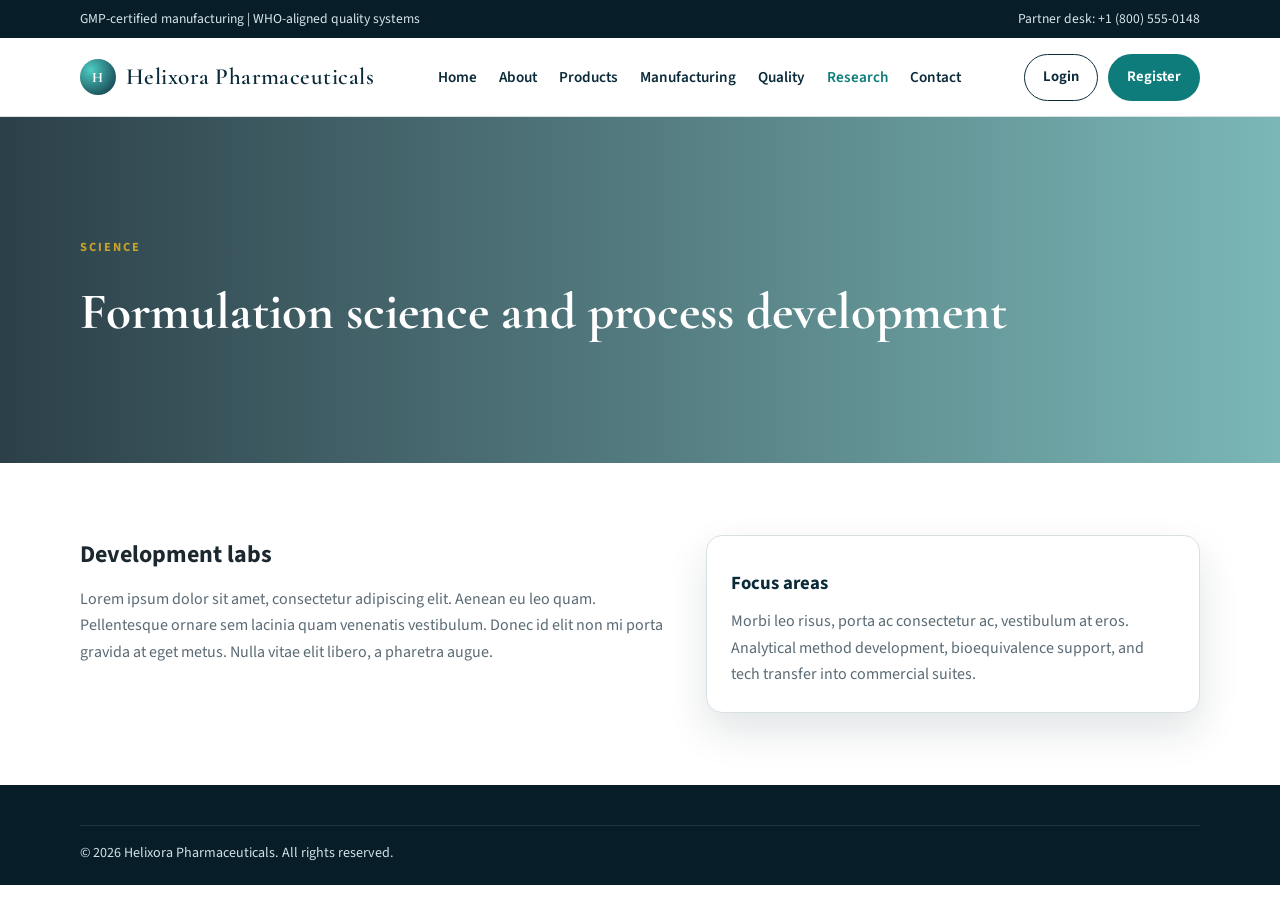
<file: research.html>
<!DOCTYPE html>
<html lang="en">
  <head>
    <meta charset="UTF-8" />
    <meta name="viewport" content="width=device-width, initial-scale=1.0" />
    <title>Research | Helixora Pharmaceuticals</title>
    <link rel="preconnect" href="https://fonts.googleapis.com" />
    <link rel="preconnect" href="https://fonts.gstatic.com" crossorigin />
    <link
      href="https://fonts.googleapis.com/css2?family=Cormorant+Garamond:wght@500;600;700&family=Source+Sans+3:wght@400;600;700&display=swap"
      rel="stylesheet"
    />
    <link rel="stylesheet" href="css/styles.css" />
    <!-- Google Tag Manager -->
      <script>(function(w,d,s,l,i){w[l]=w[l]||[];w[l].push({'gtm.start':new Date().getTime(),event:'gtm.js'});var f=d.getElementsByTagName(s)[0],j=d.createElement(s),dl=l!='dataLayer'?'&l='+l:'';j.async=true;j.src='https://www.googletagmanager.com/gtm.js?id='+i+dl;f.parentNode.insertBefore(j,f);})(window,document,'script','dataLayer','GTM-KGDNH6SR');</script>
    <!-- End Google Tag Manager -->
  </head>
  <body>
    <!-- Google Tag Manager (noscript) -->
    <noscript><iframe src="https://www.googletagmanager.com/ns.html?id=GTM-KGDNH6SR" height="0" width="0" style="display:none;visibility:hidden"></iframe></noscript>
    <!-- End Google Tag Manager (noscript) -->
    <div class="topbar">
      <div class="container">
        <span>GMP-certified manufacturing | WHO-aligned quality systems</span>
        <span>Partner desk: +1 (800) 555-0148</span>
      </div>
    </div>
    <header class="site-header">
      <div class="container header-inner">
        <a class="brand" href="index.html"><span class="brand-mark">H</span> Helixora Pharmaceuticals</a>
        <button class="menu-toggle" type="button" data-menu-toggle aria-label="Open menu">☰</button>
        <nav class="nav" aria-label="Main">
          <a href="index.html">Home</a>
          <a href="about.html">About</a>
          <a href="products.html">Products</a>
          <a href="manufacturing.html">Manufacturing</a>
          <a href="quality.html">Quality</a>
          <a class="active" href="research.html">Research</a>
          <a href="contact.html">Contact</a>
        </nav>
        <div class="header-actions">
          <a class="btn btn-outline" href="login.html">Login</a>
          <a class="btn btn-primary" href="register.html">Register</a>
        </div>
      </div>
    </header>
    <section class="page-banner">
      <div class="container">
        <p class="eyebrow">Science</p>
        <h1>Formulation science and process development</h1>
      </div>
    </section>
    <section>
      <div class="container grid-2">
        <div>
          <h2>Development labs</h2>
          <p class="muted" style="margin-top: 12px">
            Lorem ipsum dolor sit amet, consectetur adipiscing elit. Aenean eu leo quam. Pellentesque
            ornare sem lacinia quam venenatis vestibulum. Donec id elit non mi porta gravida at eget
            metus. Nulla vitae elit libero, a pharetra augue.
          </p>
        </div>
        <article class="card">
          <h3>Focus areas</h3>
          <p class="muted">
            Morbi leo risus, porta ac consectetur ac, vestibulum at eros. Analytical method development,
            bioequivalence support, and tech transfer into commercial suites.
          </p>
        </article>
      </div>
    </section>
    <footer class="site-footer">
      <div class="container">
        <p class="copyright">© 2026 Helixora Pharmaceuticals. All rights reserved.</p>
      </div>
    </footer>
    <script src="js/main.js"></script>
  </body>
</html>
</file>
<file: css/styles.css>
:root {
  --navy: #0b2b3a;
  --navy-deep: #071e29;
  --teal: #0e7c7b;
  --teal-light: #14919b;
  --gold: #c9a227;
  --cream: #f4f1ea;
  --white: #ffffff;
  --ink: #1c2830;
  --muted: #5a6a74;
  --line: #d8e0e4;
  --shadow: 0 18px 40px rgba(7, 30, 41, 0.12);
}

* {
  box-sizing: border-box;
  margin: 0;
  padding: 0;
}

html {
  scroll-behavior: smooth;
}

body {
  font-family: "Source Sans 3", "Segoe UI", sans-serif;
  color: var(--ink);
  background: var(--white);
  line-height: 1.65;
}

img {
  max-width: 100%;
  display: block;
}

a {
  color: inherit;
  text-decoration: none;
}

.container {
  width: min(1120px, calc(100% - 40px));
  margin: 0 auto;
}

.topbar {
  background: var(--navy-deep);
  color: #d7e6ea;
  font-size: 0.85rem;
  padding: 8px 0;
}

.topbar .container {
  display: flex;
  justify-content: space-between;
  gap: 16px;
  flex-wrap: wrap;
}

.site-header {
  position: sticky;
  top: 0;
  z-index: 20;
  background: rgba(255, 255, 255, 0.96);
  border-bottom: 1px solid var(--line);
  backdrop-filter: blur(10px);
}

.header-inner {
  display: flex;
  align-items: center;
  justify-content: space-between;
  gap: 24px;
  min-height: 78px;
}

.brand {
  display: flex;
  align-items: center;
  gap: 10px;
  font-family: "Cormorant Garamond", Georgia, serif;
  font-size: 1.45rem;
  font-weight: 600;
  letter-spacing: 0.02em;
  color: var(--navy);
}

.brand-mark {
  width: 36px;
  height: 36px;
  border-radius: 50%;
  background: radial-gradient(circle at 30% 30%, #4ecdc4, var(--navy));
  display: grid;
  place-items: center;
  color: white;
  font-size: 0.9rem;
  font-weight: 700;
}

.nav {
  display: flex;
  align-items: center;
  gap: 22px;
}

.nav a {
  font-size: 0.95rem;
  color: var(--navy);
  font-weight: 600;
}

.nav a:hover,
.nav a.active {
  color: var(--teal);
}

.header-actions {
  display: flex;
  gap: 10px;
  align-items: center;
}

.btn {
  display: inline-flex;
  align-items: center;
  justify-content: center;
  border: 1px solid transparent;
  border-radius: 999px;
  padding: 10px 18px;
  font-weight: 650;
  font-size: 0.92rem;
  cursor: pointer;
  transition: 0.2s ease;
}

.btn-outline {
  border-color: var(--navy);
  color: var(--navy);
  background: transparent;
}

.btn-outline:hover {
  background: var(--navy);
  color: white;
}

.btn-primary {
  background: var(--teal);
  color: white;
}

.btn-primary:hover {
  background: var(--teal-light);
}

.btn-gold {
  background: var(--gold);
  color: var(--navy-deep);
}

.btn-gold:hover {
  filter: brightness(1.05);
}

.menu-toggle {
  display: none;
  border: 1px solid var(--line);
  background: white;
  width: 42px;
  height: 42px;
  border-radius: 8px;
  cursor: pointer;
}

.banner {
  position: relative;
  min-height: 520px;
  background:
    linear-gradient(90deg, rgba(7, 30, 41, 0.82) 0%, rgba(11, 43, 58, 0.55) 55%, rgba(11, 43, 58, 0.25) 100%),
    url("https://images.unsplash.com/photo-1576091160399-112ba8d25d1d?auto=format&fit=crop&w=1800&q=80")
      center/cover no-repeat;
  color: white;
  display: grid;
  align-items: center;
}

.banner-inner {
  padding: 72px 0;
  max-width: 640px;
}

.eyebrow {
  text-transform: uppercase;
  letter-spacing: 0.16em;
  font-size: 0.78rem;
  color: var(--gold);
  font-weight: 700;
  margin-bottom: 12px;
}

.banner h1 {
  font-family: "Cormorant Garamond", Georgia, serif;
  font-size: clamp(2.4rem, 5vw, 4.1rem);
  line-height: 1.1;
  font-weight: 600;
  margin-bottom: 16px;
}

.banner p {
  font-size: 1.08rem;
  color: #e8eef1;
  margin-bottom: 28px;
}

.cta-row {
  display: flex;
  gap: 12px;
  flex-wrap: wrap;
}

.page-banner {
  min-height: 260px;
  background:
    linear-gradient(90deg, rgba(7, 30, 41, 0.85), rgba(14, 124, 123, 0.55)),
    url("https://images.unsplash.com/photo-1582719471384-894fbb16e074?auto=format&fit=crop&w=1600&q=80")
      center/cover no-repeat;
  color: white;
  display: grid;
  align-items: end;
}

.page-banner .container {
  padding: 48px 0 36px;
}

.page-banner h1 {
  font-family: "Cormorant Garamond", Georgia, serif;
  font-size: clamp(2rem, 4vw, 3.2rem);
}

section {
  padding: 72px 0;
}

.section-head {
  max-width: 720px;
  margin-bottom: 36px;
}

.section-head h2 {
  font-family: "Cormorant Garamond", Georgia, serif;
  font-size: 2.2rem;
  color: var(--navy);
  margin-bottom: 10px;
}

.muted {
  color: var(--muted);
}

.grid-3,
.grid-2 {
  display: grid;
  gap: 22px;
}

.grid-3 {
  grid-template-columns: repeat(3, 1fr);
}

.grid-2 {
  grid-template-columns: 1.1fr 0.9fr;
  align-items: start;
}

.card {
  background: white;
  border: 1px solid var(--line);
  border-radius: 16px;
  padding: 24px;
  box-shadow: var(--shadow);
}

.card h3 {
  color: var(--navy);
  margin: 8px 0 10px;
}

.icon {
  width: 42px;
  height: 42px;
  border-radius: 10px;
  background: #e7f4f4;
  color: var(--teal);
  display: grid;
  place-items: center;
  font-weight: 700;
}

.alt {
  background: var(--cream);
}

.stats {
  display: grid;
  grid-template-columns: repeat(4, 1fr);
  gap: 16px;
}

.stat {
  text-align: center;
  padding: 18px;
}

.stat strong {
  display: block;
  font-size: 1.8rem;
  color: var(--navy);
  font-family: "Cormorant Garamond", Georgia, serif;
}

form {
  display: grid;
  gap: 14px;
}

label {
  font-weight: 650;
  font-size: 0.92rem;
}

input,
textarea,
select {
  width: 100%;
  border: 1px solid var(--line);
  border-radius: 10px;
  padding: 12px 14px;
  font: inherit;
  background: white;
}

textarea {
  min-height: 120px;
  resize: vertical;
}

.auth-wrap {
  min-height: calc(100vh - 180px);
  display: grid;
  place-items: center;
  padding: 48px 20px;
  background: linear-gradient(180deg, #f7fafb, var(--cream));
}

.auth-card {
  width: min(460px, 100%);
  background: white;
  border-radius: 18px;
  padding: 32px;
  box-shadow: var(--shadow);
}

.auth-card h1 {
  font-family: "Cormorant Garamond", Georgia, serif;
  font-size: 2rem;
  color: var(--navy);
  margin-bottom: 8px;
}

.site-footer {
  background: var(--navy-deep);
  color: #d3e0e5;
  padding: 40px 0 20px;
}

.footer-grid {
  display: grid;
  grid-template-columns: 2fr 1fr 1fr;
  gap: 28px;
  margin-bottom: 24px;
}

.site-footer a:hover {
  color: white;
}

.copyright {
  border-top: 1px solid rgba(255, 255, 255, 0.1);
  padding-top: 16px;
  font-size: 0.88rem;
}

@media (max-width: 900px) {
  .menu-toggle {
    display: inline-flex;
    align-items: center;
    justify-content: center;
  }

  .nav,
  .header-actions {
    display: none;
  }

  .site-header.open .nav,
  .site-header.open .header-actions {
    display: flex;
    flex-direction: column;
    align-items: flex-start;
    width: 100%;
    padding-bottom: 16px;
  }

  .header-inner {
    flex-wrap: wrap;
  }

  .grid-3,
  .grid-2,
  .stats,
  .footer-grid {
    grid-template-columns: 1fr;
  }
}
</file>
